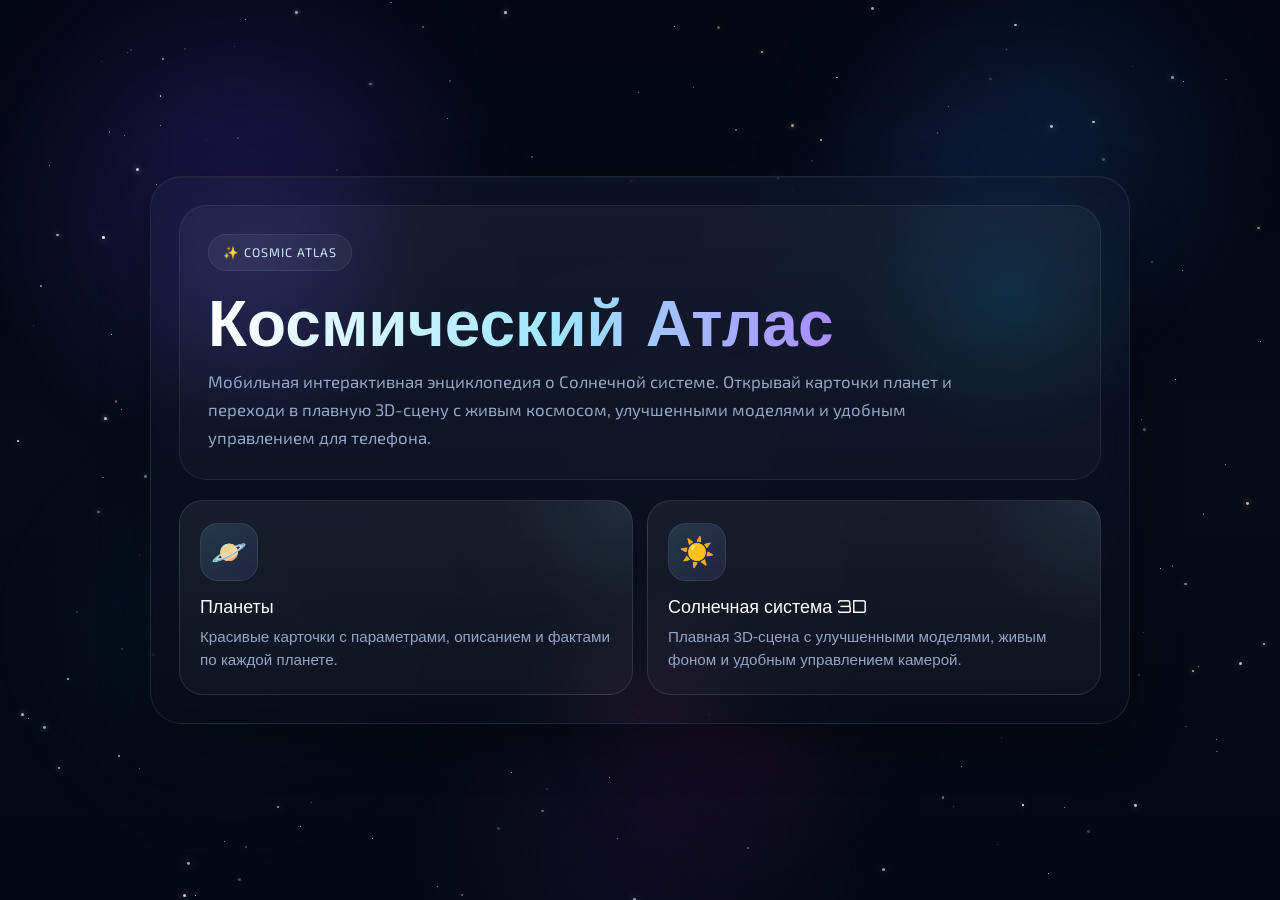
<file: cosmic_atlas_final.html>
<!DOCTYPE html>
<html lang="ru">
<head>
<meta charset="UTF-8" />
<meta name="viewport" content="width=device-width, initial-scale=1.0, viewport-fit=cover" />
<title>Космический Атлас</title>
<link href="https://fonts.googleapis.com/css2?family=Orbitron:wght@400;700;900&family=Exo+2:wght@300;400;500;600;700&display=swap" rel="stylesheet">
<style>
:root{
  --bg:#040814;
  --bg2:#081022;
  --panel:rgba(10,16,36,.72);
  --panel-strong:rgba(8,13,28,.88);
  --stroke:rgba(162,212,255,.12);
  --stroke-2:rgba(255,255,255,.08);
  --text:#eef7ff;
  --muted:#92a6c8;
  --cyan:#77ebff;
  --blue:#6b89ff;
  --violet:#9278ff;
  --pink:#ff70d6;
  --gold:#ffd891;
  --shadow:0 18px 48px rgba(0,0,0,.34);
  --radius:24px;
  --safe-top:env(safe-area-inset-top, 0px);
  --safe-bottom:env(safe-area-inset-bottom, 0px);
}

*{margin:0;padding:0;box-sizing:border-box;}
html,body{width:100%;height:100%;}
body{
  font-family:'Exo 2',sans-serif;
  min-height:100vh;
  color:var(--text);
  overflow-x:hidden;
  background:
    radial-gradient(circle at 18% 18%,rgba(78,42,175,.18),transparent 22%),
    radial-gradient(circle at 82% 16%,rgba(0,166,255,.10),transparent 18%),
    radial-gradient(circle at 50% 95%,rgba(201,75,255,.06),transparent 22%),
    linear-gradient(180deg,#030612 0%,#060b18 50%,#040814 100%);
}
body.solar-lock{overflow:hidden;}

.app-stars,
.app-nebula,
.app-nebula-2,
.app-glow{
  position:fixed;
  inset:0;
  pointer-events:none;
}
.app-stars{z-index:0;overflow:hidden;}
.app-nebula{
  z-index:0;
  background:
    radial-gradient(circle at 20% 25%,rgba(111,76,255,.11),transparent 22%),
    radial-gradient(circle at 70% 30%,rgba(0,170,255,.08),transparent 18%),
    radial-gradient(circle at 58% 78%,rgba(255,75,172,.05),transparent 20%);
  filter:blur(22px);
  animation:nebulaFloat 24s ease-in-out infinite alternate;
}
.app-nebula-2{
  z-index:0;
  background:
    radial-gradient(circle at 78% 18%,rgba(120,70,255,.07),transparent 18%),
    radial-gradient(circle at 18% 70%,rgba(0,214,255,.05),transparent 18%),
    radial-gradient(circle at 54% 46%,rgba(255,180,70,.03),transparent 14%);
  filter:blur(38px);
  animation:nebulaFloat2 30s ease-in-out infinite alternate;
}
.app-glow{
  z-index:0;
  background:radial-gradient(circle at center, rgba(255,255,255,.025), transparent 42%);
  animation:glowPulse 10s ease-in-out infinite;
}
@keyframes nebulaFloat{
  0%{transform:translate3d(0,0,0) scale(1);}
  100%{transform:translate3d(-2%,1.5%,0) scale(1.08);}
}
@keyframes nebulaFloat2{
  0%{transform:translate3d(0,0,0) scale(1);}
  100%{transform:translate3d(2%,-1.5%,0) scale(1.10);}
}
@keyframes glowPulse{
  0%,100%{opacity:.55;}
  50%{opacity:1;}
}
.star{
  position:absolute;
  border-radius:50%;
  background:radial-gradient(circle,#fff 0%,rgba(255,255,255,.78) 45%,rgba(255,255,255,0) 100%);
  animation:twinkle 4s ease-in-out infinite;
}
@keyframes twinkle{
  0%,100%{opacity:.18;transform:scale(.9);}
  50%{opacity:1;transform:scale(1.18);}
}

.glass{
  background:linear-gradient(180deg,rgba(13,21,44,.72),rgba(8,13,25,.72));
  border:1px solid var(--stroke);
  box-shadow:var(--shadow), inset 0 1px 0 rgba(255,255,255,.04);
  backdrop-filter:blur(14px);
  -webkit-backdrop-filter:blur(14px);
}

.main-menu{
  position:relative;
  z-index:2;
  min-height:100vh;
  display:flex;
  align-items:center;
  justify-content:center;
  padding:24px;
}
.menu-shell{
  width:min(980px,100%);
  border-radius:32px;
  padding:28px;
  position:relative;
  overflow:hidden;
}
.menu-shell::before{
  content:'';
  position:absolute;
  inset:0;
  background:
    radial-gradient(circle at 10% 16%,rgba(122,98,255,.16),transparent 18%),
    radial-gradient(circle at 88% 22%,rgba(0,213,255,.10),transparent 16%),
    radial-gradient(circle at 50% 100%,rgba(255,110,208,.06),transparent 20%);
  pointer-events:none;
}
.hero{
  position:relative;
  z-index:1;
  display:grid;
  gap:20px;
}
.hero-head{
  border-radius:28px;
  padding:28px;
  background:linear-gradient(180deg,rgba(255,255,255,.04),rgba(255,255,255,.02));
  border:1px solid rgba(255,255,255,.08);
}
.app-badge{
  display:inline-flex;
  align-items:center;
  gap:10px;
  padding:10px 14px;
  border-radius:999px;
  background:rgba(255,255,255,.05);
  border:1px solid rgba(255,255,255,.08);
  color:#ccecff;
  font-size:.78rem;
  letter-spacing:.08em;
  text-transform:uppercase;
  margin-bottom:18px;
}
.hero-title{
  font-family:'Orbitron',sans-serif;
  font-size:clamp(2rem,5vw,4rem);
  line-height:1.02;
  margin-bottom:14px;
  background:linear-gradient(90deg,#fff,#9fe7ff 40%,#a98cff 72%,#ffd1ef 100%);
  -webkit-background-clip:text;
  -webkit-text-fill-color:transparent;
  background-clip:text;
}
.hero-text{
  color:var(--muted);
  font-size:1.05rem;
  line-height:1.65;
  max-width:760px;
}
.menu-grid{
  display:grid;
  grid-template-columns:1fr 1fr;
  gap:14px;
}
.nav-card{
  position:relative;
  padding:22px 20px;
  border-radius:24px;
  border:1px solid rgba(255,255,255,.10);
  background:
    linear-gradient(180deg,rgba(255,255,255,.06),rgba(255,255,255,.03)),
    radial-gradient(circle at top right,rgba(108,236,255,.08),transparent 26%);
  color:#fff;
  cursor:pointer;
  transition:.32s ease;
  text-align:left;
  overflow:hidden;
}
.nav-card::before{
  content:'';
  position:absolute;
  inset:0;
  background:linear-gradient(120deg,transparent,rgba(255,255,255,.08),transparent);
  transform:translateX(-120%);
  transition:transform .7s ease;
}
.nav-card:hover::before{transform:translateX(120%);}
.nav-card:hover{
  transform:translateY(-5px);
  border-color:rgba(108,236,255,.22);
  box-shadow:0 18px 34px rgba(0,0,0,.28);
}
.nav-icon{
  width:58px;height:58px;border-radius:18px;
  display:flex;align-items:center;justify-content:center;
  font-size:1.8rem;
  background:linear-gradient(135deg,rgba(108,236,255,.14),rgba(138,107,255,.12));
  border:1px solid rgba(255,255,255,.08);
  margin-bottom:14px;
}
.nav-title{
  font-family:'Orbitron',sans-serif;
  font-size:1.12rem;
  margin-bottom:8px;
}
.nav-desc{
  color:var(--muted);
  line-height:1.5;
  font-size:.95rem;
}

.section{
  display:none;
  position:relative;
  z-index:2;
  min-height:100vh;
}
.section.active{display:block;}

.page-wrap{
  width:min(1280px,calc(100% - 28px));
  margin:0 auto;
  padding:18px 0 26px;
}
.page-topbar{
  position:sticky;
  top:12px;
  z-index:20;
  display:flex;
  align-items:center;
  justify-content:space-between;
  gap:12px;
  padding:12px;
  margin-bottom:18px;
  border-radius:24px;
}
.brand-chip{
  display:flex;
  align-items:center;
  gap:12px;
  min-width:0;
}
.brand-mark{
  width:42px;height:42px;border-radius:14px;
  display:flex;align-items:center;justify-content:center;
  background:linear-gradient(135deg,rgba(108,236,255,.18),rgba(138,107,255,.15));
  border:1px solid rgba(255,255,255,.08);
  font-size:1.2rem;
}
.brand-text b{
  display:block;
  font-family:'Orbitron',sans-serif;
  font-size:.95rem;
  white-space:nowrap;
}
.brand-text span{
  display:block;
  font-size:.83rem;
  color:var(--muted);
}
.icon-btn{
  width:46px;height:46px;border-radius:15px;
  border:1px solid rgba(255,255,255,.10);
  background:linear-gradient(180deg,rgba(255,255,255,.09),rgba(255,255,255,.05));
  color:#fff;
  cursor:pointer;
  transition:.25s ease;
}
.icon-btn:hover{
  transform:translateY(-2px);
  background:linear-gradient(180deg,rgba(255,255,255,.14),rgba(255,255,255,.07));
}

.section-title{
  font-family:'Orbitron',sans-serif;
  font-size:clamp(1.5rem,3vw,2.2rem);
  margin-bottom:10px;
}
.section-subtitle{
  color:var(--muted);
  line-height:1.6;
  margin-bottom:22px;
  max-width:760px;
}

.planets-container{
  display:grid;
  grid-template-columns:repeat(auto-fit,minmax(270px,1fr));
  gap:16px;
}
.planet-card{
  position:relative;
  padding:18px;
  border-radius:24px;
  overflow:hidden;
  cursor:pointer;
  transition:.32s ease;
}
.planet-card::before{
  content:'';
  position:absolute; inset:0;
  background:
    radial-gradient(circle at top right,rgba(108,236,255,.08),transparent 26%),
    radial-gradient(circle at bottom left,rgba(138,107,255,.08),transparent 20%);
  pointer-events:none;
}
.planet-card:hover{
  transform:translateY(-6px);
  border-color:rgba(108,236,255,.18);
  box-shadow:0 24px 40px rgba(0,0,0,.28);
}
.planet-visual{
  width:128px; height:128px; margin:0 auto 16px; border-radius:50%; position:relative;
  box-shadow: inset -24px -24px 40px rgba(0,0,0,.7), inset 8px 8px 16px rgba(255,255,255,.25), 0 0 28px rgba(255,255,255,.05);
  overflow: visible;
}
.mercury {background: radial-gradient(circle at 35% 35%, #e1e4e8 0%, #a2a7b0 35%, #585e68 70%, #2a2e35 100%);}
.venus {background: radial-gradient(circle at 35% 35%, #ffebad 0%, #e8aa4c 40%, #a46d24 75%, #59390f 100%);}
.earth {background: radial-gradient(circle at 35% 35%, #88d7ff 0%, #358be8 35%, #145094 70%, #062145 100%);}
.mars {background: radial-gradient(circle at 35% 35%, #ffa685 0%, #d85736 35%, #8c2a17 70%, #3d0d08 100%);}
.jupiter {background: linear-gradient(160deg, #e6c59a 0%, #d2a16b 20%, #f0d0a7 36%, #b87c48 52%, #e3ba88 70%, #684830 100%);}
.saturn {background: radial-gradient(circle at 35% 35%, #fceac2 0%, #dbba78 40%, #a68444 75%, #5e471d 100%);}
.uranus {background: radial-gradient(circle at 35% 35%, #e6fcff 0%, #90e0f0 40%, #368d9e 75%, #154552 100%);}
.neptune {background: radial-gradient(circle at 35% 35%, #aebfff 0%, #5678f5 40%, #1c369e 75%, #08154f 100%);}

.jupiter::after{
  content:'';
  position:absolute;width:36px;height:22px;border-radius:50%;
  background:rgba(136,69,43,.7);left:28%;top:44%;
  box-shadow:0 0 10px rgba(136,69,43,.45);
}
.saturn::before{
  content:''; position:absolute; left:50%; top:50%;
  transform:translate(-50%,-50%) rotateX(72deg);
  width: 210px; height: 65px; border-radius: 50%;
  border: 14px solid rgba(243,216,147,.45);
  border-top-color: rgba(243,216,147,.15);
  box-shadow: 0 0 24px rgba(243,216,147,.25), inset 0 0 12px rgba(243,216,147,.2);
}
.planet-name{
  font-family:'Orbitron',sans-serif;
  font-size:1.28rem;
  text-align:center;
  margin-bottom:6px;
}
.planet-tagline{
  text-align:center;
  color:var(--muted);
  font-size:.92rem;
  margin-bottom:14px;
}
.planet-stats{
  display:grid;
  grid-template-columns:1fr 1fr;
  gap:10px;
}
.stat{
  border-radius:16px;
  padding:12px;
  background:rgba(255,255,255,.04);
  border:1px solid rgba(255,255,255,.05);
  text-align:center;
}
.stat-label{
  font-size:.66rem;
  text-transform:uppercase;
  letter-spacing:.08em;
  color:#7183a5;
  margin-bottom:4px;
}
.stat-value{
  color:#dff8ff;
  font-weight:600;
  font-size:.9rem;
}

.modal{
  display:none;
  position:fixed;
  inset:0;
  z-index:1000;
  padding:18px;
  background:rgba(1,4,12,.84);
  backdrop-filter:blur(10px);
}
.modal.open{display:flex;align-items:center;justify-content:center;}
.modal-content{
  width:min(760px,100%);
  max-height:90vh;
  overflow:auto;
  padding:26px;
  border-radius:28px;
  position:relative;
}
.modal-close{
  position:absolute;
  right:14px; top:14px;
  width:44px;height:44px;border-radius:14px;
  display:flex;align-items:center;justify-content:center;
  border:1px solid rgba(255,255,255,.10);
  background:rgba(255,255,255,.04);
  color:#fff;cursor:pointer;
}
.modal-head{
  display:grid;
  grid-template-columns:180px 1fr;
  gap:18px;
  align-items:center;
}
.modal-planet-visual{
  width:180px;height:180px;border-radius:50%;
  box-shadow:inset -24px -24px 40px rgba(0,0,0,.7), inset 8px 8px 16px rgba(255,255,255,.25), 0 0 28px rgba(255,255,255,.05);
  margin:auto;
}
.modal-name{
  font-family:'Orbitron',sans-serif;
  font-size:2rem;
  margin-bottom:6px;
}
.modal-subtitle{
  color:var(--muted);
  margin-bottom:18px;
  line-height:1.5;
}
.modal-stats-grid{
  display:grid;
  grid-template-columns:repeat(3,1fr);
  gap:10px;
  margin-top:20px;
}
.modal-stat{
  border-radius:16px;
  padding:14px;
  background:rgba(255,255,255,.04);
  border:1px solid rgba(255,255,255,.06);
  text-align:center;
}
.modal-stat-val{
  color:#dff8ff;
  font-weight:700;
  font-size:1.06rem;
}
.modal-stat-lbl{
  color:#7f90af;
  font-size:.72rem;
  text-transform:uppercase;
  margin-top:6px;
}
.facts-title{
  font-family:'Orbitron',sans-serif;
  font-size:1rem;
  color:var(--cyan);
  margin:22px 0 12px;
}
.facts-list{
  list-style:none;
  display:grid;
  gap:10px;
}
.facts-list li{
  padding:14px 14px 14px 16px;
  border-radius:16px;
  background:rgba(255,255,255,.04);
  border:1px solid rgba(255,255,255,.05);
  border-left:3px solid rgba(108,236,255,.5);
  color:#d7e6ff;
  line-height:1.55;
}

.solar-section{
  padding:8px 0;
}
.solar-stage{
  position:relative;
  width:min(1280px,calc(100% - 16px));
  margin:0 auto;
  height:calc(100svh - 16px);
  border-radius:28px;
  overflow:hidden;
  border:1px solid rgba(255,255,255,.08);
  box-shadow:0 24px 60px rgba(0,0,0,.36);
  background:radial-gradient(circle at center,#0b1427 0%,#040914 70%,#02050c 100%);
}
#solarCanvas{
  width:100%;
  height:100%;
  display:block;
  cursor:grab;
  touch-action:none;
}
#solarCanvas:active{cursor:grabbing;}

.solar-overlay{
  position:absolute;
  inset:0;
  pointer-events:none;
}
.solar-overlay > *{pointer-events:auto;}

.solar-back-btn{
  position:absolute;
  left:16px;
  top:calc(16px + var(--safe-top));
  z-index:24;
}
.clean-screen-btn{
  position:absolute;
  right:16px;
  top:calc(16px + var(--safe-top));
  z-index:25;
}
.clean-screen-btn,
.solar-back-btn{
  height:48px;
  padding:0 16px;
  border:none;
  border-radius:16px;
  color:#fff;
  cursor:pointer;
  background:
    linear-gradient(180deg,rgba(255,255,255,.10),rgba(255,255,255,.05)),
    radial-gradient(circle at top right,rgba(108,236,255,.08),transparent 30%);
  border:1px solid rgba(255,255,255,.10);
  box-shadow:0 12px 28px rgba(0,0,0,.24);
  transition:.25s ease;
}
.clean-screen-btn:hover,
.solar-back-btn:hover{transform:translateY(-2px);}

.solar-title-chip{
  position:absolute;
  left:50%;
  top:calc(16px + var(--safe-top));
  transform:translateX(-50%);
  z-index:24;
  padding:12px 16px;
  border-radius:18px;
  min-width:min(90vw,430px);
  text-align:center;
}
.solar-title-chip b{
  display:block;
  font-family:'Orbitron',sans-serif;
  font-size:.95rem;
  margin-bottom:4px;
}
.solar-title-chip span{
  display:block;
  color:var(--muted);
  font-size:.83rem;
}

.solar-info{
  position:absolute;
  left:50%;
  bottom:108px;
  transform:translateX(-50%);
  z-index:24;
  min-width:min(92vw,400px);
  max-width:min(92vw,520px);
  border-radius:22px;
  padding:14px 16px;
  text-align:center;
}
.solar-info b{
  display:block;
  font-family:'Orbitron',sans-serif;
  margin-bottom:6px;
  color:#c8f5ff;
}
.solar-info span{
  color:#d5e9ff;
  font-size:.92rem;
  line-height:1.5;
}
.solar-info small{
  display:block;
  color:#8aa0c4;
  margin-top:8px;
  line-height:1.45;
}

.controls-dock{
  position:absolute;
  left:50%;
  bottom:calc(16px + var(--safe-bottom));
  transform:translateX(-50%);
  z-index:24;
  width:min(760px,calc(100% - 22px));
  padding:10px;
  border-radius:24px;
  display:grid;
  grid-template-columns:repeat(5,minmax(0,1fr));
  gap:10px;
}
.control-btn{
  min-height:58px;
  border:none;
  border-radius:18px;
  color:#eff9ff;
  cursor:pointer;
  font-family:'Exo 2',sans-serif;
  font-weight:700;
  font-size:1rem;
  line-height:1.1;
  display:flex;
  align-items:center;
  justify-content:center;
  gap:8px;
  background:
    linear-gradient(180deg,rgba(255,255,255,.08),rgba(255,255,255,.04)),
    radial-gradient(circle at top right,rgba(108,236,255,.06),transparent 30%);
  border:1px solid rgba(255,255,255,.10);
  transition:.25s ease;
}
.control-btn:hover{
  transform:translateY(-2px);
  border-color:rgba(108,236,255,.20);
  background:
    linear-gradient(180deg,rgba(255,255,255,.12),rgba(255,255,255,.06)),
    radial-gradient(circle at top right,rgba(108,236,255,.10),transparent 30%);
}
.control-btn .icon{
  font-size:1.15rem;
}
.control-btn .label{
  font-size:.98rem;
  white-space:nowrap;
}
.solar-ui-hideable{
  transition:opacity .25s ease, transform .25s ease;
}
.solar-section.ui-minimal .solar-ui-hideable{
  opacity:0;
  transform:translateY(10px) scale(.98);
  pointer-events:none;
}

@media (max-width:980px){
  .modal-head{grid-template-columns:1fr;}
  .modal-stats-grid{grid-template-columns:1fr 1fr;}
}
@media (max-width:760px){
  .main-menu{padding:12px;}
  .menu-shell{padding:16px;border-radius:24px;}
  .hero-head{padding:20px;border-radius:22px;}
  .menu-grid{grid-template-columns:1fr;}
  .page-wrap{width:min(calc(100% - 12px),1280px);}
  .page-topbar{top:8px;}
  .solar-stage{
    width:calc(100% - 10px);
    height:calc(100svh - 10px);
    border-radius:22px;
  }
  .solar-title-chip{
    display:none;
  }
  .solar-info{
    left:10px;
    right:10px;
    transform:none;
    min-width:0;
    max-width:none;
    bottom:146px;
    padding:13px 14px;
  }
  .clean-screen-btn,
  .solar-back-btn{
    top:calc(10px + var(--safe-top));
    height:46px;
    border-radius:15px;
  }
  .clean-screen-btn{
    right:10px;
    padding:0 14px;
    font-size:.92rem;
  }
  .solar-back-btn{
    left:10px;
    min-width:46px;
    padding:0 14px;
  }
  .planets-container {
    grid-template-columns: repeat(auto-fit, minmax(150px, 1fr)); 
    gap: 12px;
  }
  .planet-visual { width: 96px; height: 96px; margin-bottom: 12px; }
  .planet-name { font-size: 1.1rem; }
  .planet-stats { display: flex; flex-direction: column; gap: 6px; }
  .stat { padding: 8px; display: flex; justify-content: space-between; align-items: center; }
  .stat-label { margin-bottom: 0; font-size: 0.6rem; }
  .stat-value { font-size: 0.8rem; }
  .modal-head { grid-template-columns: 1fr; text-align: center; }
  .modal-planet-visual { width: 140px; height: 140px; margin-bottom: 16px; }
  .modal-content { padding: 20px 16px; }
}
@media (max-width:540px){
  .modal-stats-grid{grid-template-columns:1fr;}
  .planet-stats{grid-template-columns:1fr 1fr;}
  .brand-text span{display:none;}
  .hero-title { font-size: 2.2rem; }
  .controls-dock{
    width:calc(100% - 12px);
    grid-template-columns:repeat(2,minmax(0,1fr));
    gap:6px;
    padding:6px;
    bottom:calc(10px + var(--safe-bottom));
  }
  .control-btn.reset{
    grid-column:1 / -1;
  }
  .control-btn { min-height: 48px; border-radius: 12px; font-size:.96rem; }
  .control-btn .icon { font-size: 1rem; }
  .control-btn .label{font-size:.92rem;}
  .solar-info { padding: 10px 12px; bottom: 130px; }
  .solar-info span { font-size: 0.85rem; }
}
</style>
</head>
<body>

<div class="app-stars" id="appStars"></div>
<div class="app-nebula"></div>
<div class="app-nebula-2"></div>
<div class="app-glow"></div>

<div class="main-menu" id="mainMenu">
  <div class="menu-shell glass">
    <div class="hero">
      <div class="hero-head">
        <div class="app-badge">✨ COSMIC ATLAS</div>
        <h1 class="hero-title">Космический Атлас</h1>
        <p class="hero-text">
          Мобильная интерактивная энциклопедия о Солнечной системе.
          Открывай карточки планет и переходи в плавную 3D-сцену с живым космосом,
          улучшенными моделями и удобным управлением для телефона.
        </p>
      </div>

      <div class="menu-grid">
        <button class="nav-card" onclick="showSection('planets')">
          <div class="nav-icon">🪐</div>
          <div class="nav-title">Планеты</div>
          <div class="nav-desc">Красивые карточки с параметрами, описанием и фактами по каждой планете.</div>
        </button>

        <button class="nav-card" onclick="showSection('solar')">
          <div class="nav-icon">☀️</div>
          <div class="nav-title">Солнечная система 3D</div>
          <div class="nav-desc">Плавная 3D-сцена с улучшенными моделями, живым фоном и удобным управлением камерой.</div>
        </button>
      </div>
    </div>
  </div>
</div>

<section class="section" id="planets">
  <div class="page-wrap">
    <div class="page-topbar glass">
      <div class="brand-chip">
        <div class="brand-mark">🪐</div>
        <div class="brand-text">
          <b>Планеты Солнечной системы</b>
          <span>Красивые карточки и факты</span>
        </div>
      </div>
      <button class="icon-btn" onclick="goBack()" title="Назад">←</button>
    </div>

    <h2 class="section-title">Планеты</h2>
    <p class="section-subtitle">
      Нажми на любую планету, чтобы открыть расширенную карточку с её основными параметрами и интересными фактами.
    </p>

    <div class="planets-container" id="planetsGrid"></div>
  </div>
</section>

<section class="section solar-section" id="solar">
  <div class="solar-stage glass">
    <canvas id="solarCanvas"></canvas>

    <div class="solar-overlay">
      <button class="solar-back-btn solar-ui-hideable" onclick="goBack()" title="Назад">←</button>

      <div class="solar-title-chip glass solar-ui-hideable">
        <b>Солнечная система 3D</b>
        <span>Перетаскивай сцену, приближай и меняй угол обзора</span>
      </div>

      <button class="clean-screen-btn" id="cleanScreenBtn" onclick="toggleCleanScreen()">🫥 Чистый экран</button>

      <div class="solar-info glass solar-ui-hideable" id="solarInfo">
        <b>Наведи или тапни на планету</b>
        <span>Потяни сцену пальцем, чтобы смещать камеру. Щипок меняет масштаб.</span>
        <small>Кнопки внизу управляют масштабом и углом обзора.</small>
      </div>

      <div class="controls-dock glass solar-ui-hideable">
        <button class="control-btn" onclick="adjustZoom(-0.18)">
          <span class="icon">➖</span>
          <span class="label">Масштаб</span>
        </button>
        <button class="control-btn" onclick="adjustZoom(0.18)">
          <span class="icon">➕</span>
          <span class="label">Масштаб</span>
        </button>
        <button class="control-btn" onclick="adjustTilt(-0.08)">
          <span class="icon">⬇️</span>
          <span class="label">Угол</span>
        </button>
        <button class="control-btn" onclick="adjustTilt(0.08)">
          <span class="icon">⬆️</span>
          <span class="label">Угол</span>
        </button>
        <button class="control-btn reset" onclick="resetCamera()">
          <span class="icon">🔄</span>
          <span class="label">Сброс вида</span>
        </button>
      </div>
    </div>
  </div>
</section>

<div class="modal" id="modal">
  <div class="modal-content glass">
    <button class="modal-close" onclick="closeModal()">✕</button>
    <div class="modal-head">
      <div class="modal-planet-visual" id="modalVisual"></div>
      <div>
        <h2 class="modal-name" id="modalName"></h2>
        <p class="modal-subtitle" id="modalSubtitle"></p>
      </div>
    </div>

    <div class="modal-stats-grid" id="modalStats"></div>

    <div class="facts-title">🔭 Интересные факты</div>
    <ul class="facts-list" id="modalFacts"></ul>
  </div>
</div>

<script>
const PLANETS = [
  {
    id:'mercury', name:'Меркурий', cssClass:'mercury',
    tagline:'Самая маленькая планета',
    stats:{distance:'57.9 млн км', period:'88 суток', moons:'0', diameter:'4 879 км', temp:'-173 / +427°C', mass:'3.3×10²³ кг'},
    facts:[
      'Меркурий — ближайшая к Солнцу планета, но не самая горячая.',
      'Почти не имеет плотной атмосферы, поэтому температура там резко меняется.',
      'Его поверхность покрыта множеством кратеров, как у Луны.',
      'Железное ядро у Меркурия занимает очень большую часть его объёма.',
      'Год на Меркурии проходит всего за 88 земных суток.'
    ]
  },
  {
    id:'venus', name:'Венера', cssClass:'venus',
    tagline:'Самая горячая планета',
    stats:{distance:'108.2 млн км', period:'225 суток', moons:'0', diameter:'12 104 км', temp:'+464°C', mass:'4.87×10²⁴ кг'},
    facts:[
      'Венера — самая горячая планета Солнечной системы из-за мощного парникового эффекта.',
      'Её плотная атмосфера состоит в основном из углекислого газа.',
      'На Венере Солнце восходит на западе, потому что она вращается в обратную сторону.',
      'День на Венере длиннее её года.',
      'По размеру Венера очень близка к Земле.'
    ]
  },
  {
    id:'earth', name:'Земля', cssClass:'earth',
    tagline:'Наш дом',
    stats:{distance:'149.6 млн км', period:'365 суток', moons:'1', diameter:'12 742 км', temp:'-89 / +58°C', mass:'5.97×10²⁴ кг'},
    facts:[
      'Земля — единственная известная нам планета, где существует жизнь.',
      'Около 71% её поверхности покрыто водой.',
      'Атмосфера и магнитное поле защищают планету от солнечного ветра.',
      'Луна помогает стабилизировать наклон земной оси.',
      'На Земле есть вода сразу в трёх состояниях: жидком, твёрдом и газообразном.'
    ]
  },
  {
    id:'mars', name:'Марс', cssClass:'mars',
    tagline:'Красная планета',
    stats:{distance:'227.9 млн км', period:'687 суток', moons:'2', diameter:'6 779 км', temp:'-125 / +20°C', mass:'6.39×10²³ кг'},
    facts:[
      'Красный оттенок Марса связан с оксидом железа на поверхности.',
      'На Марсе находится Олимп — крупнейший вулкан Солнечной системы.',
      'У планеты есть два маленьких спутника: Фобос и Деймос.',
      'День на Марсе длится примерно 24 часа 37 минут.',
      'На Марсе найдены признаки древних русел и следов прошлой воды.'
    ]
  },
  {
    id:'jupiter', name:'Юпитер', cssClass:'jupiter',
    tagline:'Самая большая планета',
    stats:{distance:'778.5 млн км', period:'11.9 лет', moons:'95', diameter:'139 820 км', temp:'-110°C', mass:'1.9×10²⁷ кг'},
    facts:[
      'Юпитер — крупнейшая планета Солнечной системы.',
      'Его Большое красное пятно — это гигантский шторм.',
      'Юпитер состоит в основном из водорода и гелия.',
      'У него очень мощное магнитное поле.',
      'Юпитер помогает притягивать и отклонять часть астероидов и комет.'
    ]
  },
  {
    id:'saturn', name:'Сатурн', cssClass:'saturn',
    tagline:'Планета с кольцами',
    stats:{distance:'1.43 млрд км', period:'29.5 лет', moons:'146', diameter:'116 460 км', temp:'-140°C', mass:'5.68×10²⁶ кг'},
    facts:[
      'Сатурн известен своими огромными и очень красивыми кольцами.',
      'Кольца состоят в основном из льда, пыли и каменных частиц.',
      'Сатурн очень малоплотный — теоретически он мог бы плавать в воде.',
      'У него огромное количество спутников, включая Титан.',
      'На Сатурне дуют очень быстрые ветры.'
    ]
  },
  {
    id:'uranus', name:'Уран', cssClass:'uranus',
    tagline:'Ледяной гигант',
    stats:{distance:'2.87 млрд км', period:'84 года', moons:'27', diameter:'50 724 км', temp:'-195°C', mass:'8.68×10²⁵ кг'},
    facts:[
      'Уран вращается почти лежа на боку.',
      'Из-за сильного наклона оси сезоны там длятся очень долго.',
      'Он относится к ледяным гигантам.',
      'У Урана есть тонкие кольца.',
      'Это первая планета, открытая при помощи телескопа.'
    ]
  },
  {
    id:'neptune', name:'Нептун', cssClass:'neptune',
    tagline:'Самая дальняя планета',
    stats:{distance:'4.5 млрд км', period:'165 лет', moons:'16', diameter:'49 244 км', temp:'-200°C', mass:'1.02×10²⁶ кг'},
    facts:[
      'Нептун — самая дальняя планета от Солнца.',
      'На нём наблюдаются одни из самых сильных ветров в Солнечной системе.',
      'Он был сначала вычислен математически, а уже потом найден в телескоп.',
      'Крупнейший спутник Нептуна — Тритон.',
      'В атмосфере Нептуна происходят гигантские штормы.'
    ]
  }
];

const SOLAR_DATA = [
  {id:'mercury', name:'Меркурий', r:4.7, dist:72,  period:8,  rotation:.55, info:'Ближайшая к Солнцу каменистая планета с древней кратерированной поверхностью.'},
  {id:'venus',   name:'Венера',   r:8.7, dist:115, period:12, rotation:.18, info:'Покрыта плотными слоями облаков и раскалённой атмосферой из CO₂.'},
  {id:'earth',   name:'Земля',    r:10.1, dist:162, period:16, rotation:.75, info:'Голубая планета с океанами, континентами, облаками и тонким атмосферным свечением.'},
  {id:'mars',    name:'Марс',     r:6.6, dist:212, period:20, rotation:.48, info:'Пустынная красная планета с полярными шапками и контрастными тёмными регионами.'},
  {id:'jupiter', name:'Юпитер',   r:24,  dist:300, period:30, rotation:1.1, info:'Газовый гигант с мощными облачными поясами и знаменитым Большим красным пятном.'},
  {id:'saturn',  name:'Сатурн',   r:19.6,dist:395, period:40, rotation:.92, info:'Бледно-золотой газовый гигант с крупной системой тонких ледяных колец.', rings:true},
  {id:'uranus',  name:'Уран',     r:13.8,dist:488, period:50, rotation:.58, info:'Ледяной гигант с мягким циановым оттенком и едва заметными атмосферными полосами.'},
  {id:'neptune', name:'Нептун',   r:13.0,dist:575, period:60, rotation:.64, info:'Глубоко-синяя планета с яркими облаками и тёмными штормовыми системами.'}
];

const MOON_DATA = [
  {host:'earth', orbit:2.25, size:.28, speed:2.2, color:'#d4dbe6'},
  {host:'mars', orbit:1.65, size:.12, speed:3.6, color:'#b6a48d'},
  {host:'mars', orbit:2.02, size:.10, speed:2.8, color:'#8a7d70'},
  {host:'jupiter', orbit:1.82, size:.16, speed:1.3, color:'#ddd5c4'},
  {host:'jupiter', orbit:2.14, size:.22, speed:1.0, color:'#cbbd9f'}
];

const TAU = Math.PI * 2;
const clamp = (v,min,max)=>Math.max(min,Math.min(max,v));
const rand = (min,max)=>Math.random()*(max-min)+min;

let activeSolar = false;
let cleanScreen = false;

let camZoom = 1;
let targetZoom = 1;
let camTilt = .56;
let targetTilt = .56;

let panX = 0;
let panY = 0;
let targetPanX = 0;
let targetPanY = 0;

let isDragging = false;
let dragStartX = 0;
let dragStartY = 0;
let lastPinchDist = 0;

let solarAngles = SOLAR_DATA.map((_,i)=>i*Math.PI/4);

let planetTextures = {};
let textureKey = null;
let qualityProfile = null;

const spriteCache = { stars: {}, clouds: {} };

function initSprites() {
  const starColors = ['255,255,255','214,229,255','255,222,178','190,215,255'];
  starColors.forEach(color => {
    const c = document.createElement('canvas');
    c.width = 64; c.height = 64;
    const ctx = c.getContext('2d');
    const g = ctx.createRadialGradient(32, 32, 0, 32, 32, 32);
    g.addColorStop(0, `rgba(${color},1)`);
    g.addColorStop(.45, `rgba(${color},.18)`);
    g.addColorStop(1, 'rgba(0,0,0,0)');
    ctx.fillStyle = g;
    ctx.beginPath(); ctx.arc(32, 32, 32, 0, Math.PI*2); ctx.fill();
    spriteCache.stars[color] = c;
  });

  const cloudColors = ['99,74,220', '0,182,255', '255,86,186', '255,181,90'];
  cloudColors.forEach(color => {
    const c = document.createElement('canvas');
    c.width = 256; c.height = 256;
    const ctx = c.getContext('2d');
    const g = ctx.createRadialGradient(128, 128, 0, 128, 128, 128);
    g.addColorStop(0, `rgba(${color}, 0.09)`);
    g.addColorStop(.55, 'rgba(255,255,255, 0.015)');
    g.addColorStop(1, 'rgba(0,0,0,0)');
    ctx.fillStyle = g;
    ctx.beginPath(); ctx.arc(128, 128, 128, 0, Math.PI*2); ctx.fill();
    spriteCache.clouds[color] = c;
  });
}

(function generateAppStars(){
  const c = document.getElementById('appStars');
  const colors = ['#ffffff','#d7e8ff','#ffd7a8','#aed3ff','#f0f7ff'];
  for(let i=0;i<240;i++){
    const s=document.createElement('div');
    s.className='star';
    const size=Math.random()*2.8+.4;
    const blur=Math.random()*4;
    const opacity=.18+Math.random()*.8;
    const color=colors[(Math.random()*colors.length)|0];
    s.style.cssText=`
      width:${size}px;height:${size}px;
      top:${Math.random()*100}%;
      left:${Math.random()*100}%;
      opacity:${opacity};
      animation-delay:${Math.random()*4}s;
      animation-duration:${2+Math.random()*5}s;
      filter:blur(${blur<1?0:blur/5}px);
      background:${color};
      box-shadow:0 0 ${4+Math.random()*10}px ${color};
    `;
    c.appendChild(s);
  }
})();

function getQualityProfile(){
  const mobile = window.innerWidth <= 820;
  return mobile
    ? { mobile:true, dprCap:1.65, texW:1800, texH:900, farStars:820, twinkle:36, near:20, dust:12, asteroid:130, clouds:4 }
    : { mobile:false, dprCap:2.0, texW:2400, texH:1200, farStars:1400, twinkle:70, near:40, dust:20, asteroid:190, clouds:6 };
}

function showSection(id){
  document.getElementById('mainMenu').style.display='none';
  document.querySelectorAll('.section').forEach(s=>s.classList.remove('active'));
  document.getElementById(id).classList.add('active');
  document.body.classList.toggle('solar-lock', id === 'solar');
  if(id === 'solar' && !activeSolar){
    activeSolar = true;
    initSolar();
  }
}

function goBack(){
  document.querySelectorAll('.section').forEach(s=>s.classList.remove('active'));
  document.getElementById('mainMenu').style.display='flex';
  document.body.classList.remove('solar-lock');
}

function adjustZoom(delta){
  targetZoom = clamp(targetZoom + delta, .45, 4.2);
}

function adjustTilt(delta){
  targetTilt = clamp(targetTilt + delta, .18, .95);
}

function resetCamera(){
  targetZoom = 1;
  targetTilt = .56;
  targetPanX = 0;
  targetPanY = 0;
}

function toggleCleanScreen(){
  cleanScreen = !cleanScreen;
  const solar = document.getElementById('solar');
  const btn = document.getElementById('cleanScreenBtn');
  solar.classList.toggle('ui-minimal', cleanScreen);
  btn.textContent = cleanScreen ? '👁 Вернуть UI' : '🫥 Чистый экран';
}

(function buildCards(){
  const grid = document.getElementById('planetsGrid');
  PLANETS.forEach(p=>{
    const card=document.createElement('div');
    card.className='planet-card glass';
    card.onclick=()=>openModal(p);

    const statsHTML = Object.entries({
      'Расстояние':p.stats.distance,
      'Год':p.stats.period,
      'Спутники':p.stats.moons,
      'Диаметр':p.stats.diameter
    }).map(([l,v])=>`
      <div class="stat">
        <div class="stat-label">${l}</div>
        <div class="stat-value">${v}</div>
      </div>
    `).join('');

    card.innerHTML=`
      <div class="planet-visual ${p.cssClass}"></div>
      <div class="planet-name">${p.name}</div>
      <div class="planet-tagline">${p.tagline}</div>
      <div class="planet-stats">${statsHTML}</div>
    `;
    grid.appendChild(card);
  });
})();

function openModal(p){
  document.getElementById('modalVisual').className='modal-planet-visual '+p.cssClass;
  document.getElementById('modalName').textContent=p.name;
  document.getElementById('modalSubtitle').textContent=p.tagline;

  const statKeys={
    distance:'Расстояние от Солнца',
    period:'Период обращения',
    moons:'Спутники',
    diameter:'Диаметр',
    temp:'Температура',
    mass:'Масса'
  };

  document.getElementById('modalStats').innerHTML = Object.entries(p.stats)
    .map(([k,v])=>`
      <div class="modal-stat">
        <div class="modal-stat-val">${v}</div>
        <div class="modal-stat-lbl">${statKeys[k] || k}</div>
      </div>
    `).join('');

  document.getElementById('modalFacts').innerHTML = p.facts.map(f=>`<li>${f}</li>`).join('');
  document.getElementById('modal').classList.add('open');
}

function closeModal(){ document.getElementById('modal').classList.remove('open'); }
document.getElementById('modal').addEventListener('click', e => {
  if(e.target === e.currentTarget) closeModal();
});

function createTextureCanvas(w,h){
  const c = document.createElement('canvas');
  c.width = w;
  c.height = h;
  return c;
}

function bandGradient(ctx,w,h,stops){
  const g=ctx.createLinearGradient(0,0,0,h);
  stops.forEach(([p,c])=>g.addColorStop(p,c));
  ctx.fillStyle=g;
  ctx.fillRect(0,0,w,h);
}

function seededNoise(x, y, seed = 0){
  return (Math.sin(x * 12.9898 + y * 78.233 + seed * 37.719) * 43758.5453123) % 1;
}

function layeredNoise(x, y, seed = 0){
  let amp = 1;
  let freq = 1;
  let sum = 0;
  let norm = 0;
  for(let i=0;i<5;i++){
    const n = seededNoise(x * freq, y * freq, seed + i * 11.13);
    sum += amp * n;
    norm += amp;
    amp *= 0.5;
    freq *= 2.03;
  }
  return sum / norm;
}

function fillTextureWithNoise(ctx, w, h, palette, seed, scaleX = 1, scaleY = 1, alpha = 1){
  const img = ctx.createImageData(w,h);
  const data = img.data;
  for(let y=0;y<h;y++){
    for(let x=0;x<w;x++){
      const nx = (x / w) * scaleX;
      const ny = (y / h) * scaleY;
      const n = layeredNoise(nx, ny, seed);
      const idx = Math.min(palette.length - 1, Math.floor(n * palette.length));
      const c = palette[idx];
      const i = (y * w + x) * 4;
      data[i] = c[0];
      data[i+1] = c[1];
      data[i+2] = c[2];
      data[i+3] = Math.round(255 * alpha);
    }
  }
  ctx.putImageData(img, 0, 0);
}

function overlayNoiseTint(ctx,w,h,color,alpha,seed,scaleX=8,scaleY=4){
  ctx.save();
  const img = ctx.createImageData(w,h);
  const data = img.data;
  const rgb = color.match(/\d+/g).map(Number);
  for(let y=0;y<h;y++){
    for(let x=0;x<w;x++){
      const n = layeredNoise((x/w)*scaleX,(y/h)*scaleY,seed);
      const v = Math.max(0, Math.min(1, (n - .34) / .66));
      const a = Math.round(v * alpha * 255);
      const i = (y * w + x) * 4;
      data[i] = rgb[0];
      data[i+1] = rgb[1];
      data[i+2] = rgb[2];
      data[i+3] = a;
    }
  }
  ctx.putImageData(img,0,0);
  ctx.restore();
}

function addNoiseDots(ctx,w,h,count,colorFn,alpha=.22,minR=.6,maxR=3.4){
  for(let i=0;i<count;i++){
    const x=Math.random()*w;
    const y=Math.random()*h;
    const r=rand(minR,maxR);
    ctx.fillStyle=colorFn(i, x, y);
    ctx.globalAlpha=alpha*(.5+Math.random()*.7);
    ctx.beginPath();
    ctx.arc(x,y,r,0,TAU);
    ctx.fill();
  }
  ctx.globalAlpha=1;
}

function addCraterField(ctx,w,h,count,baseDark='rgba(40,40,48,.30)',rim='rgba(255,255,255,.08)', minR=8, maxR=42){
  for(let i=0;i<count;i++){
    const x = Math.random()*w;
    const y = Math.random()*h;
    const r = rand(minR,maxR);
    const g = ctx.createRadialGradient(x-r*.24,y-r*.24,0,x,y,r);
    g.addColorStop(0,'rgba(255,255,255,.10)');
    g.addColorStop(.32,baseDark);
    g.addColorStop(.82,'rgba(0,0,0,.12)');
    g.addColorStop(1,'rgba(0,0,0,0)');
    ctx.fillStyle = g;
    ctx.beginPath();
    ctx.arc(x,y,r,0,TAU);
    ctx.fill();

    ctx.strokeStyle = rim;
    ctx.lineWidth = rand(1,2.4);
    ctx.beginPath();
    ctx.arc(x-r*.08,y-r*.08,r*.72,0,TAU);
    ctx.stroke();
  }
}

function drawSoftBands(ctx,w,h,bands,amplitude=12,thickness=34){
  for(let i=0;i<bands.length;i++){
    ctx.fillStyle = bands[i];
    const y0 = (i/(bands.length-1))*h;
    ctx.beginPath();
    ctx.moveTo(0,y0);
    for(let x=0;x<=w+8;x+=8){
      const y = y0 + Math.sin((x*.01) + i*1.4)*amplitude + Math.sin((x*.003)+i)*amplitude*.4;
      ctx.lineTo(x,y);
    }
    for(let x=w;x>=-8;x-=8){
      const y = y0 + thickness + Math.sin((x*.01) + i*1.4)*amplitude + Math.sin((x*.003)+i)*amplitude*.4;
      ctx.lineTo(x,y);
    }
    ctx.closePath();
    ctx.fill();
  }
}

function drawCloudStreaks(ctx,w,h,count,color='rgba(255,255,255,.15)'){
  for(let i=0;i<count;i++){
    const x = Math.random()*w;
    const y = Math.random()*h;
    const rw = rand(80,260);
    const rh = rand(16,48);
    const rot = rand(-.35,.35);

    ctx.save();
    ctx.translate(x,y);
    ctx.rotate(rot);
    const g = ctx.createRadialGradient(0,0,0,0,0,rw*.7);
    g.addColorStop(0,color);
    g.addColorStop(1,'rgba(255,255,255,0)');
    ctx.fillStyle = g;
    ctx.beginPath();
    ctx.ellipse(0,0,rw,rh,0,0,TAU);
    ctx.fill();
    ctx.restore();
  }
}

function drawCurvedBands(ctx,w,h,rows,bandHeight,amp,colorFn,lineAlpha=.15){
  for(let i=0;i<rows;i++){
    const baseY = (i + 0.5) * (h / rows);
    ctx.fillStyle = colorFn(i, baseY);
    ctx.beginPath();
    ctx.moveTo(-20,baseY);
    for(let x=-20;x<=w+20;x+=10){
      const y = baseY + Math.sin(x * 0.007 + i * 1.24) * amp + Math.sin(x * 0.013 + i * .52) * amp * .35;
      ctx.lineTo(x,y);
    }
    for(let x=w+20;x>=-20;x-=10){
      const y = baseY + bandHeight + Math.sin(x * 0.007 + i * 1.24) * amp + Math.sin(x * 0.013 + i * .52) * amp * .35;
      ctx.lineTo(x,y);
    }
    ctx.closePath();
    ctx.fill();

    ctx.strokeStyle = `rgba(255,255,255,${lineAlpha * (0.45 + Math.random()*0.8)})`;
    ctx.lineWidth = rand(1,3.2);
    ctx.beginPath();
    for(let x=-10;x<=w+10;x+=10){
      const y = baseY + bandHeight * .52 + Math.sin(x * 0.009 + i * 0.95) * amp * .55;
      if(x===-10) ctx.moveTo(x,y);
      else ctx.lineTo(x,y);
    }
    ctx.stroke();
  }
}

function drawSwirlArcs(ctx,w,h,count,colorA,colorB){
  for(let i=0;i<count;i++){
    ctx.strokeStyle = i % 2 ? colorA : colorB;
    ctx.lineWidth = rand(1, 4);
    const y = rand(0,h);
    ctx.beginPath();
    ctx.moveTo(-30,y);
    for(let x=-30;x<=w+30;x+=50){
      const wave1 = Math.sin(x * 0.008 + i * 0.83) * rand(3,18);
      const wave2 = Math.cos(x * 0.003 + i * 1.43) * rand(2,12);
      ctx.quadraticCurveTo(x+25, y + wave1, x+50, y + wave2);
    }
    ctx.stroke();
  }
}

function drawContinent(ctx, points, fillStyle, edge='rgba(0,0,0,.15)'){
  ctx.fillStyle = fillStyle;
  ctx.beginPath();
  ctx.moveTo(points[0][0], points[0][1]);
  for(let i=1;i<points.length;i++){
    const p = points[i];
    const prev = points[i-1];
    const cx = (prev[0]+p[0])*.5;
    const cy = (prev[1]+p[1])*.5;
    ctx.quadraticCurveTo(prev[0], prev[1], cx, cy);
  }
  const last = points[points.length-1];
  const first = points[0];
  ctx.quadraticCurveTo(last[0], last[1], first[0], first[1]);
  ctx.closePath();
  ctx.fill();
  ctx.strokeStyle = edge;
  ctx.lineWidth = 2.2;
  ctx.stroke();
}

function drawPolarCap(ctx, x, y, rx, ry, opacity = .85){
  const g = ctx.createRadialGradient(x,y,0,x,y,rx*1.4);
  g.addColorStop(0,`rgba(255,255,255,${opacity})`);
  g.addColorStop(.55,`rgba(235,242,255,${opacity * .74})`);
  g.addColorStop(1,'rgba(255,255,255,0)');
  ctx.fillStyle = g;
  ctx.beginPath();
  ctx.ellipse(x,y,rx,ry,0,0,TAU);
  ctx.fill();
}

function applySpecularRim(ctx,w,h,alpha=.12){
  const rim = ctx.createLinearGradient(0,0,w,0);
  rim.addColorStop(0,'rgba(255,255,255,0)');
  rim.addColorStop(.14,`rgba(255,255,255,${alpha * .6})`);
  rim.addColorStop(.5,'rgba(255,255,255,0)');
  rim.addColorStop(.86,`rgba(0,0,0,${alpha * .7})`);
  rim.addColorStop(1,'rgba(0,0,0,0)');
  ctx.fillStyle = rim;
  ctx.fillRect(0,0,w,h);
}

function addLatitudinalHaze(ctx,w,h,color='rgba(255,255,255,.08)', count=14){
  for(let i=0;i<count;i++){
    const y = (i + .5) * h / count;
    const g = ctx.createLinearGradient(0,y-20,0,y+20);
    g.addColorStop(0,'rgba(255,255,255,0)');
    g.addColorStop(.5,color);
    g.addColorStop(1,'rgba(255,255,255,0)');
    ctx.fillStyle = g;
    ctx.fillRect(0,y-24,w,48);
  }
}

function buildPlanetTextures(){
  qualityProfile = getQualityProfile();
  const key = `${qualityProfile.texW}x${qualityProfile.texH}`;
  if(textureKey === key) return;
  textureKey = key;
  planetTextures = {};

  const W = qualityProfile.texW;
  const H = qualityProfile.texH;

  {
    const c=createTextureCanvas(W,H), ctx=c.getContext('2d');
    fillTextureWithNoise(ctx,W,H,[
      [201,206,214],[182,188,197],[157,162,170],[131,137,145],[111,115,124],[82,87,95]
    ],1.17,11,6,.96);
    overlayNoiseTint(ctx,W,H,'rgba(228,232,236,1)',.24,2.1,18,9);
    overlayNoiseTint(ctx,W,H,'rgba(78,83,92,1)',.38,3.4,22,12);
    addCraterField(ctx,W,H,Math.round(W*.16),'rgba(24,24,30,.36)','rgba(255,255,255,.07)',6,40);
    addCraterField(ctx,W,H,Math.round(W*.06),'rgba(24,24,30,.18)','rgba(255,255,255,.04)',30,82);
    drawSwirlArcs(ctx,W,H,28,'rgba(255,255,255,.035)','rgba(50,54,60,.04)');
    applySpecularRim(ctx,W,H,.08);
    planetTextures.mercury = c;
  }

  {
    const c=createTextureCanvas(W,H), ctx=c.getContext('2d');
    bandGradient(ctx,W,H,[[0,'#f6e0b1'],[.18,'#ebbf74'],[.44,'#cb7f32'],[.7,'#a45c1f'],[1,'#7d4519']]);
    drawCurvedBands(ctx,W,H,28,H*.05,14,(i)=>[
      'rgba(255,236,195,.22)','rgba(213,152,63,.18)','rgba(255,244,217,.20)','rgba(181,112,36,.15)','rgba(244,205,137,.18)','rgba(156,87,25,.11)'
    ][i % 6], .08);
    drawSwirlArcs(ctx,W,H,70,'rgba(255,248,220,.07)','rgba(146,88,22,.07)');
    addLatitudinalHaze(ctx,W,H,'rgba(255,235,205,.045)',18);
    drawCloudStreaks(ctx,W,H,Math.round(W*.05),'rgba(255,246,222,.10)');
    overlayNoiseTint(ctx,W,H,'rgba(255,210,128,1)',.18,5.1,15,10);
    overlayNoiseTint(ctx,W,H,'rgba(115,56,18,1)',.22,8.4,19,12);
    applySpecularRim(ctx,W,H,.08);
    planetTextures.venus = c;
  }

  {
    const c=createTextureCanvas(W,H), ctx=c.getContext('2d');
    bandGradient(ctx,W,H,[[0,'#7fd7ff'],[.2,'#3f97ef'],[.46,'#1b68b5'],[1,'#06325c']]);

    const landMain = [
      [[W*.02,H*.27],[W*.08,H*.20],[W*.17,H*.22],[W*.21,H*.32],[W*.18,H*.44],[W*.13,H*.56],[W*.10,H*.66],[W*.05,H*.61],[W*.03,H*.48]],
      [[W*.20,H*.18],[W*.27,H*.14],[W*.36,H*.18],[W*.41,H*.30],[W*.37,H*.42],[W*.29,H*.46],[W*.23,H*.35]],
      [[W*.30,H*.51],[W*.36,H*.46],[W*.45,H*.48],[W*.51,H*.58],[W*.48,H*.73],[W*.39,H*.76],[W*.32,H*.67]],
      [[W*.49,H*.22],[W*.57,H*.17],[W*.68,H*.19],[W*.77,H*.24],[W*.84,H*.30],[W*.86,H*.39],[W*.81,H*.50],[W*.72,H*.53],[W*.61,H*.48],[W*.53,H*.37]],
      [[W*.74,H*.58],[W*.79,H*.54],[W*.86,H*.58],[W*.91,H*.67],[W*.89,H*.79],[W*.82,H*.84],[W*.75,H*.77],[W*.72,H*.67]]
    ];
    const landColors = ['#2f7f4c','#3f9657','#597d39','#4a8e4e','#638b3e'];
    landMain.forEach((shape,i)=>drawContinent(ctx, shape, landColors[i], 'rgba(0,0,0,.18)'));

    ctx.fillStyle = 'rgba(204,184,122,.35)';
    ctx.beginPath(); ctx.ellipse(W*.15,H*.42,W*.07,H*.045,.08,0,TAU); ctx.fill();
    ctx.beginPath(); ctx.ellipse(W*.33,H*.35,W*.055,H*.03,-.14,0,TAU); ctx.fill();
    ctx.beginPath(); ctx.ellipse(W*.79,H*.60,W*.075,H*.04,.10,0,TAU); ctx.fill();

    overlayNoiseTint(ctx,W,H,'rgba(12,84,146,1)',.18,10.2,16,7);
    overlayNoiseTint(ctx,W,H,'rgba(110,160,210,1)',.08,11.2,28,12);

    drawPolarCap(ctx,W*.14,H*.07,W*.16,H*.075,.88);
    drawPolarCap(ctx,W*.82,H*.93,W*.18,H*.085,.92);
    drawCloudStreaks(ctx,W,H,Math.round(W*.09),'rgba(255,255,255,.18)');
    drawSwirlArcs(ctx,W,H,22,'rgba(255,255,255,.08)','rgba(255,255,255,.03)');
    addLatitudinalHaze(ctx,W,H,'rgba(255,255,255,.028)',12);
    applySpecularRim(ctx,W,H,.06);
    planetTextures.earth = c;
  }

  {
    const c=createTextureCanvas(W,H), ctx=c.getContext('2d');
    bandGradient(ctx,W,H,[[0,'#ff9d6f'],[.22,'#d86a47'],[.54,'#a53a22'],[1,'#5b160d']]);
    overlayNoiseTint(ctx,W,H,'rgba(127,44,24,1)',.34,4.7,18,10);
    overlayNoiseTint(ctx,W,H,'rgba(244,153,98,1)',.22,9.3,20,12);

    ctx.fillStyle='rgba(100,40,22,.36)';
    const darkRegions = [
      [W*.10,H*.34,W*.16,H*.08,.10],
      [W*.35,H*.43,W*.18,H*.09,-.18],
      [W*.60,H*.24,W*.13,H*.06,.20],
      [W*.74,H*.56,W*.15,H*.09,-.08],
      [W*.87,H*.36,W*.11,H*.05,.16]
    ];
    darkRegions.forEach(r=>{ctx.beginPath();ctx.ellipse(r[0],r[1],r[2],r[3],r[4],0,TAU);ctx.fill();});

    ctx.strokeStyle='rgba(120,42,24,.22)';
    ctx.lineWidth=6;
    ctx.beginPath();
    ctx.moveTo(W*.18,H*.40);
    ctx.bezierCurveTo(W*.32,H*.44,W*.42,H*.47,W*.52,H*.54);
    ctx.bezierCurveTo(W*.61,H*.60,W*.72,H*.62,W*.84,H*.68);
    ctx.stroke();

    drawPolarCap(ctx,W*.18,H*.09,W*.12,H*.05,.88);
    drawPolarCap(ctx,W*.80,H*.92,W*.15,H*.06,.84);
    addCraterField(ctx,W,H,Math.round(W*.08),'rgba(70,20,12,.24)','rgba(255,255,255,.04)',4,24);
    drawSwirlArcs(ctx,W,H,36,'rgba(255,200,160,.03)','rgba(130,40,18,.05)');
    applySpecularRim(ctx,W,H,.07);
    planetTextures.mars = c;
  }

  {
    const c=createTextureCanvas(W,H), ctx=c.getContext('2d');
    bandGradient(ctx,W,H,[[0,'#f1d7b1'],[.18,'#d5a56d'],[.44,'#ad754b'],[.72,'#d6ab79'],[1,'#8b6547']]);
    drawCurvedBands(ctx,W,H,34,H*.042,22,(i)=>[
      'rgba(255,227,195,.28)','rgba(204,155,106,.20)','rgba(237,203,158,.22)','rgba(155,103,67,.18)','rgba(201,146,100,.18)','rgba(114,75,46,.13)','rgba(236,194,146,.18)','rgba(170,115,72,.16)'
    ][i % 8], .055);
    drawSwirlArcs(ctx,W,H,115,'rgba(255,250,236,.055)','rgba(96,58,32,.06)');

    const cx = W*.34, cy = H*.57, spotRx = W*.11, spotRy = H*.072;
    const g = ctx.createRadialGradient(cx,cy,0, cx,cy,spotRx*1.1);
    g.addColorStop(0,'rgba(207,116,71,.96)');
    g.addColorStop(.52,'rgba(160,74,45,.88)');
    g.addColorStop(.9,'rgba(105,43,24,.38)');
    g.addColorStop(1,'rgba(105,43,24,0)');
    ctx.fillStyle=g;
    ctx.beginPath(); ctx.ellipse(cx,cy,spotRx,spotRy,-.09,0,TAU); ctx.fill();
    ctx.strokeStyle = 'rgba(255,186,146,.28)';
    ctx.lineWidth = 5;
    ctx.beginPath(); ctx.ellipse(cx,cy,spotRx*.68,spotRy*.68,-.15,0,TAU); ctx.stroke();

    addLatitudinalHaze(ctx,W,H,'rgba(255,255,255,.025)',20);
    applySpecularRim(ctx,W,H,.10);
    planetTextures.jupiter = c;
  }

  {
    const c=createTextureCanvas(W,H), ctx=c.getContext('2d');
    bandGradient(ctx,W,H,[[0,'#f7e7bb'],[.18,'#ebd098'],[.42,'#c59b59'],[.68,'#a17743'],[1,'#8f6b3e']]);
    drawCurvedBands(ctx,W,H,30,H*.045,9,(i)=>[
      'rgba(255,241,204,.22)','rgba(214,184,123,.15)','rgba(168,128,76,.14)','rgba(237,210,158,.20)','rgba(131,98,58,.12)'
    ][i % 5], .045);
    drawSwirlArcs(ctx,W,H,78,'rgba(255,244,220,.045)','rgba(120,84,40,.05)');
    addLatitudinalHaze(ctx,W,H,'rgba(255,255,255,.025)',18);
    applySpecularRim(ctx,W,H,.08);
    planetTextures.saturn = c;
  }

  {
    const c=createTextureCanvas(W,H), ctx=c.getContext('2d');
    bandGradient(ctx,W,H,[[0,'#dbfdff'],[.25,'#b8eff5'],[.52,'#8bd7e3'],[1,'#407e8d']]);
    drawCurvedBands(ctx,W,H,14,H*.06,5,(i)=>[
      'rgba(255,255,255,.08)','rgba(158,233,241,.10)','rgba(85,166,180,.08)','rgba(226,251,255,.07)'
    ][i % 4], .03);
    overlayNoiseTint(ctx,W,H,'rgba(210,248,255,1)',.08,14.1,14,8);
    drawCloudStreaks(ctx,W,H,20,'rgba(255,255,255,.04)');
    applySpecularRim(ctx,W,H,.06);
    planetTextures.uranus = c;
  }

  {
    const c=createTextureCanvas(W,H), ctx=c.getContext('2d');
    bandGradient(ctx,W,H,[[0,'#9bb5ff'],[.18,'#6283f1'],[.46,'#2b50ce'],[1,'#13236f']]);
    drawCurvedBands(ctx,W,H,18,H*.055,10,(i)=>[
      'rgba(184,210,255,.08)','rgba(75,103,220,.09)','rgba(41,58,163,.10)','rgba(140,170,255,.07)'
    ][i % 4], .04);
    drawSwirlArcs(ctx,W,H,42,'rgba(176,198,255,.045)','rgba(22,42,150,.055)');
    const storm = ctx.createRadialGradient(W*.69,H*.58,6,W*.69,H*.58,W*.085);
    storm.addColorStop(0,'rgba(24,37,132,.78)');
    storm.addColorStop(.55,'rgba(19,33,104,.40)');
    storm.addColorStop(1,'rgba(24,37,132,0)');
    ctx.fillStyle = storm;
    ctx.beginPath(); ctx.ellipse(W*.69,H*.58,W*.07,H*.05,.12,0,TAU); ctx.fill();
    drawCloudStreaks(ctx,W,H,24,'rgba(255,255,255,.05)');
    applySpecularRim(ctx,W,H,.08);
    planetTextures.neptune = c;
  }
}

function initSolar(){
  initSprites();
  buildPlanetTextures();

  const canvas = document.getElementById('solarCanvas');
  const ctx = canvas.getContext('2d');

  let hovered = null;
  let dpr = 1;
  let width = 0;
  let height = 0;
  let last = 0;

  let galaxyCache = null;
  let twinkleStars = [];
  let nearStars = [];
  let dustMotes = [];
  let nebulaClouds = [];
  let asteroidField = [];

  function resize(){
    qualityProfile = getQualityProfile();
    buildPlanetTextures();

    dpr = Math.min(window.devicePixelRatio || 1, qualityProfile.dprCap);
    width = canvas.clientWidth;
    height = canvas.clientHeight;

    canvas.width = Math.floor(width * dpr);
    canvas.height = Math.floor(height * dpr);
    ctx.setTransform(dpr,0,0,dpr,0,0);
    ctx.imageSmoothingEnabled = true;
    ctx.imageSmoothingQuality = 'high';

    buildGalaxyCache();
    buildSceneObjects();
  }

  function buildSceneObjects(){
    nearStars = [];
    dustMotes = [];
    nebulaClouds = [];
    asteroidField = [];

    const starColors = ['255,255,255','214,229,255','255,222,178','190,215,255'];
    for(let i=0;i<qualityProfile.near;i++){
      nearStars.push({
        x: Math.random()*width,
        y: Math.random()*height,
        r: rand(.8,2.4),
        color: starColors[(Math.random()*starColors.length)|0],
        phase: Math.random()*TAU,
        speed: rand(.7,1.8),
        depth: rand(.04,.10)
      });
    }

    for(let i=0;i<qualityProfile.dust;i++){
      dustMotes.push({
        x: Math.random()*width,
        y: Math.random()*height,
        r: rand(.7,1.8),
        alpha: rand(.035,.085),
        vx: rand(-.010,.010),
        vy: rand(-.006,.006),
        depth: rand(.04,.12)
      });
    }

    const cloudColors = ['99,74,220', '0,182,255', '255,86,186', '255,181,90'];
    for(let i=0;i<qualityProfile.clouds;i++){
      nebulaClouds.push({
        x: rand(-100,width+100),
        y: rand(-80,height+80),
        r: rand(140,260),
        dx: rand(-8,8),
        dy: rand(-6,6),
        phase: Math.random()*TAU,
        speed: rand(.05,.11),
        colorKey: cloudColors[i%cloudColors.length],
        depth: rand(.02,.06)
      });
    }

    for(let i=0;i<qualityProfile.asteroid;i++){
      asteroidField.push({
        angle: Math.random()*TAU,
        dist: rand(242,282),
        size: rand(.45,1.6),
        speed: rand(.45,.95),
        shade: Math.random()>.5 ? '#8b8e97' : '#6d6458'
      });
    }
  }

  function paintNebula(b,x,y,r,innerColor,midColor='rgba(255,255,255,.02)'){
    const g = b.createRadialGradient(x,y,0,x,y,r);
    g.addColorStop(0,innerColor);
    g.addColorStop(.46,midColor);
    g.addColorStop(1,'rgba(0,0,0,0)');
    b.fillStyle = g;
    b.beginPath();
    b.arc(x,y,r,0,TAU);
    b.fill();
  }

  function paintGlowDot(b,x,y,size,rgb,alpha=1){
    const g=b.createRadialGradient(x,y,0,x,y,size*4.2);
    g.addColorStop(0,`rgba(${rgb},${alpha})`);
    g.addColorStop(.45,`rgba(${rgb},${alpha*.18})`);
    g.addColorStop(1,'rgba(0,0,0,0)');
    b.fillStyle=g;
    b.beginPath();
    b.arc(x,y,size*4.2,0,TAU);
    b.fill();

    b.fillStyle=`rgba(${rgb},${Math.min(alpha,1)})`;
    b.beginPath();
    b.arc(x,y,size,0,TAU);
    b.fill();
  }

  function buildGalaxyCache(){
    const pad=180;
    const c=document.createElement('canvas');
    c.width=width+pad*2;
    c.height=height+pad*2;
    const b=c.getContext('2d');
    const w=c.width, h=c.height;

    const bg=b.createRadialGradient(w*.5,h*.5,0,w*.5,h*.55,Math.max(w,h)*.82);
    bg.addColorStop(0,'#081225');
    bg.addColorStop(.34,'#040915');
    bg.addColorStop(1,'#000000');
    b.fillStyle=bg;
    b.fillRect(0,0,w,h);

    paintNebula(b,w*.20,h*.24,w*.34,'rgba(110,75,215,.15)','rgba(60,30,120,.07)');
    paintNebula(b,w*.78,h*.20,w*.28,'rgba(45,135,210,.12)','rgba(30,65,120,.05)');
    paintNebula(b,w*.60,h*.78,w*.30,'rgba(148,53,168,.09)','rgba(55,25,82,.04)');
    paintNebula(b,w*.10,h*.82,w*.23,'rgba(34,139,173,.08)','rgba(15,60,70,.03)');

    b.save();
    b.translate(w*.53,h*.46);
    b.rotate(-0.42);

    const band = b.createLinearGradient(0,-h*.12,0,h*.12);
    band.addColorStop(0,'rgba(255,255,255,0)');
    band.addColorStop(.2,'rgba(166,190,255,.04)');
    band.addColorStop(.5,'rgba(255,230,205,.14)');
    band.addColorStop(.82,'rgba(166,190,255,.05)');
    band.addColorStop(1,'rgba(255,255,255,0)');
    b.fillStyle=band;
    b.fillRect(-w*.68,-h*.12,w*1.36,h*.24);

    for(let i=0;i<qualityProfile.clouds*24;i++){
      const x=rand(-w*.62,w*.62);
      const y=rand(-h*.08,h*.08);
      const r=rand(20,72);
      const g=b.createRadialGradient(x,y,0,x,y,r);
      const warm=Math.random()>.54;
      g.addColorStop(0,warm?'rgba(255,232,210,.07)':'rgba(190,210,255,.06)');
      g.addColorStop(1,'rgba(255,255,255,0)');
      b.fillStyle=g;
      b.beginPath();
      b.arc(x,y,r,0,TAU);
      b.fill();
    }
    b.restore();

    const starColors=['255,255,255','214,229,255','255,222,178','190,215,255'];
    for(let i=0;i<qualityProfile.farStars;i++){
      paintGlowDot(
        b,
        Math.random()*w,
        Math.random()*h,
        Math.random()<.92?rand(.25,.95):rand(1.1,2.0),
        starColors[(Math.random()*starColors.length)|0],
        Math.random()<.9?rand(.16,.72):rand(.65,.95)
      );
    }

    twinkleStars = [];
    for(let i=0;i<qualityProfile.twinkle;i++){
      twinkleStars.push({
        x: Math.random()*w,
        y: Math.random()*h,
        size: rand(.8,2.1),
        phase: Math.random()*TAU,
        speed: rand(.7,1.7),
        color: starColors[(Math.random()*starColors.length)|0]
      });
    }

    galaxyCache = {canvas:c,pad,w,h};
  }

  function drawBackground(time, dt){
    if(!galaxyCache) return;
    const p = galaxyCache.pad;
    const parX = panX * .03 - p;
    const parY = panY * .03 - p;
    ctx.drawImage(galaxyCache.canvas, parX, parY, galaxyCache.w, galaxyCache.h);

    nebulaClouds.forEach(cloud => {
      const t = time * 0.001 * cloud.speed + cloud.phase;
      const x = cloud.x + Math.sin(t)*cloud.dx + panX*cloud.depth;
      const y = cloud.y + Math.cos(t*.8)*cloud.dy + panY*cloud.depth;
      const sprite = spriteCache.clouds[cloud.colorKey];
      const size = cloud.r * 2;
      if (sprite) ctx.drawImage(sprite, x - cloud.r, y - cloud.r, size, size);
    });

    ctx.globalCompositeOperation = 'screen';
    twinkleStars.forEach(s => {
      const tw = .38 + .62 * (Math.sin(time*.001*s.speed + s.phase)*.5 + .5);
      ctx.globalAlpha = tw * 0.8;
      const sprite = spriteCache.stars[s.color];
      const size = s.size * 8.4;
      if (sprite) ctx.drawImage(sprite, s.x + parX - size/2, s.y + parY - size/2, size, size);
    });

    nearStars.forEach(s => {
      const tw = .48 + .52*(Math.sin(time*.0014*s.speed + s.phase)*.5 + .5);
      ctx.globalAlpha = tw * 0.82;
      const x = s.x + panX*s.depth;
      const y = s.y + panY*s.depth;
      const sprite = spriteCache.stars[s.color];
      const size = s.r * 8.4;
      if (sprite) ctx.drawImage(sprite, x - size/2, y - size/2, size, size);
    });

    ctx.globalCompositeOperation = 'source-over';
    ctx.fillStyle = '#ffffff';
    dustMotes.forEach(d => {
      d.x += d.vx * dt * 60;
      d.y += d.vy * dt * 60;
      if(d.x < -10) d.x = width + 10;
      if(d.x > width + 10) d.x = -10;
      if(d.y < -10) d.y = height + 10;
      if(d.y > height + 10) d.y = -10;

      ctx.globalAlpha = d.alpha;
      const x = d.x + panX*d.depth;
      const y = d.y + panY*d.depth;
      ctx.fillRect(x - d.r, y - d.r, d.r*2, d.r*2);
    });
    ctx.globalAlpha = 1;
  }

  function updateInfo(){
    const box = document.getElementById('solarInfo');
    if(hovered){
      box.innerHTML = `
        <b>${hovered.name}</b>
        <span>${hovered.info}</span>
        <small>При увеличении текстуры и освещение становятся заметно детальнее.</small>
      `;
    }else{
      box.innerHTML = `
        <b>Наведи или тапни на планету</b>
        <span>Потяни сцену пальцем, чтобы смещать камеру. Щипок меняет масштаб.</span>
        <small>Кнопки внизу управляют масштабом и углом обзора.</small>
      `;
    }
  }

  function calculateHover(mx, my){
    const sunX = width/2 + panX;
    const sunY = height/2 + panY;
    hovered = null;

    for(let i=SOLAR_DATA.length-1;i>=0;i--){
      const p = SOLAR_DATA[i];
      const px = Math.cos(solarAngles[i]) * p.dist;
      const py = Math.sin(solarAngles[i]) * p.dist;
      const sx = sunX + px * camZoom;
      const sy = sunY + py * camTilt * camZoom;
      const pr = Math.max(3, p.r * camZoom);
      if(Math.hypot(mx-sx, my-sy) < pr + 10){
        hovered = p;
        break;
      }
    }
    updateInfo();
  }

  function touchDistance(touches){
    const dx = touches[0].clientX - touches[1].clientX;
    const dy = touches[0].clientY - touches[1].clientY;
    return Math.hypot(dx,dy);
  }

  function clipSphere(x,y,r,fn){
    ctx.save();
    ctx.beginPath();
    ctx.arc(x,y,r,0,TAU);
    ctx.clip();
    fn();
    ctx.restore();
  }

  function drawAtmosphereShell(x,y,r,p,lightAngle){
    if(!['earth','venus','neptune','uranus'].includes(p.id)) return;
    const glowColor = {
      earth: ['rgba(120,220,255,.22)','rgba(58,151,255,.22)'],
      venus: ['rgba(255,225,170,.12)','rgba(255,182,92,.12)'],
      uranus:['rgba(172,245,255,.14)','rgba(105,220,245,.12)'],
      neptune:['rgba(142,182,255,.16)','rgba(75,118,255,.15)']
    }[p.id];

    const g = ctx.createRadialGradient(x,y,r*.82,x,y,r*1.22);
    g.addColorStop(0,'rgba(255,255,255,0)');
    g.addColorStop(.66,glowColor[0]);
    g.addColorStop(1,'rgba(0,0,0,0)');
    ctx.fillStyle = g;
    ctx.beginPath();
    ctx.arc(x,y,r*1.22,0,TAU);
    ctx.fill();

    const rimX = x + Math.cos(lightAngle) * r * .26;
    const rimY = y + Math.sin(lightAngle) * r * .26;
    const rim = ctx.createRadialGradient(rimX,rimY,r*.18,x,y,r*1.28);
    rim.addColorStop(0,glowColor[1]);
    rim.addColorStop(.55,'rgba(255,255,255,0)');
    rim.addColorStop(1,'rgba(255,255,255,0)');
    ctx.fillStyle = rim;
    ctx.beginPath();
    ctx.arc(x,y,r*1.28,0,TAU);
    ctx.fill();
  }

  function drawTexturedSphere(p, x, y, r, time, lightAngle){
    const tex = planetTextures[p.id];
    const texW = tex.width;
    const texH = tex.height;
    const drawW = r * 4.4;
    const drawH = r * 2.2;
    const scroll = ((time * 0.00003 * p.rotation * texW) % texW + texW) % texW;

    drawAtmosphereShell(x,y,r,p,lightAngle);

    clipSphere(x,y,r,()=>{
      ctx.fillStyle = '#000';
      ctx.fillRect(x-r,y-r,r*2,r*2);

      for(let i=-1;i<=1;i++){
        ctx.drawImage(tex, x - drawW/2 - scroll*(drawW/texW) + i*drawW, y - drawH/2, drawW, drawH);
      }

      const axialShading = ctx.createLinearGradient(x-r,y-r*0.6,x+r,y+r*0.4);
      axialShading.addColorStop(0,'rgba(255,255,255,.08)');
      axialShading.addColorStop(.45,'rgba(255,255,255,0)');
      axialShading.addColorStop(1,'rgba(0,0,0,.16)');
      ctx.fillStyle = axialShading;
      ctx.fillRect(x-r,y-r,r*2,r*2);

      const lx = x + Math.cos(lightAngle) * r * .34;
      const ly = y + Math.sin(lightAngle) * r * .34;
      const light = ctx.createRadialGradient(lx,ly,0,x,y,r*1.12);
      light.addColorStop(0,'rgba(255,255,255,.34)');
      light.addColorStop(.26,'rgba(255,255,255,.12)');
      light.addColorStop(.55,'rgba(255,255,255,.03)');
      light.addColorStop(1,'rgba(255,255,255,0)');
      ctx.fillStyle = light;
      ctx.beginPath();
      ctx.arc(x,y,r,0,TAU);
      ctx.fill();

      const terminatorX = x - Math.cos(lightAngle) * r * .48;
      const terminatorY = y - Math.sin(lightAngle) * r * .48;
      const shadow = ctx.createRadialGradient(terminatorX,terminatorY,r*.08,x,y,r*1.16);
      shadow.addColorStop(0,'rgba(0,0,0,.06)');
      shadow.addColorStop(.45,'rgba(0,0,0,.24)');
      shadow.addColorStop(1,'rgba(0,0,0,.88)');
      ctx.fillStyle = shadow;
      ctx.beginPath();
      ctx.arc(x,y,r,0,TAU);
      ctx.fill();

      const fresnel = ctx.createRadialGradient(x,y,r*.55,x,y,r*1.03);
      fresnel.addColorStop(0,'rgba(255,255,255,0)');
      fresnel.addColorStop(.72,'rgba(255,255,255,0)');
      fresnel.addColorStop(.92,'rgba(255,255,255,.06)');
      fresnel.addColorStop(1,'rgba(255,255,255,.12)');
      ctx.fillStyle = fresnel;
      ctx.beginPath();
      ctx.arc(x,y,r,0,TAU);
      ctx.fill();
    });

    const ambientGlow = ctx.createRadialGradient(x,y,r*.76,x,y,r*1.55);
    ambientGlow.addColorStop(0,'rgba(255,255,255,0)');
    ambientGlow.addColorStop(.72,'rgba(255,255,255,0)');
    ambientGlow.addColorStop(1,'rgba(255,255,255,.045)');
    ctx.fillStyle = ambientGlow;
    ctx.beginPath();
    ctx.arc(x,y,r*1.55,0,TAU);
    ctx.fill();

    ctx.strokeStyle='rgba(255,255,255,.08)';
    ctx.lineWidth=Math.max(1, r*.045);
    ctx.beginPath();
    ctx.arc(x,y,r,0,TAU);
    ctx.stroke();

    if(hovered === p){
      ctx.strokeStyle='rgba(255,255,255,.72)';
      ctx.lineWidth=2;
      ctx.beginPath();
      ctx.arc(x,y,r+2.5,0,TAU);
      ctx.stroke();

      ctx.fillStyle='rgba(255,255,255,.96)';
      ctx.font=`600 ${Math.max(11,13*camZoom)}px Exo 2, sans-serif`;
      ctx.textAlign='center';
      ctx.fillText(p.name, x, y - r - (10*camZoom));
    }
  }

  function drawSun(x,y,r,time){
    const pulse = 1 + Math.sin(time*.0015)*.035;
    const glowR = r * 2.55 * pulse;

    const glow = ctx.createRadialGradient(x,y,0,x,y,glowR);
    glow.addColorStop(0,'rgba(255,245,170,.96)');
    glow.addColorStop(.16,'rgba(255,190,60,.70)');
    glow.addColorStop(.42,'rgba(255,106,0,.36)');
    glow.addColorStop(1,'rgba(255,70,0,0)');
    ctx.fillStyle = glow;
    ctx.beginPath();
    ctx.arc(x,y,glowR,0,TAU);
    ctx.fill();

    clipSphere(x,y,r,()=>{
      const core = ctx.createRadialGradient(x-r*.18,y-r*.18,0,x,y,r*1.05);
      core.addColorStop(0,'#fff7b0');
      core.addColorStop(.3,'#ffd447');
      core.addColorStop(.62,'#ff9d1f');
      core.addColorStop(1,'#d44b00');
      ctx.fillStyle = core;
      ctx.fillRect(x-r,y-r,r*2,r*2);

      for(let i=0;i<10;i++){
        ctx.strokeStyle = i%2===0 ? 'rgba(255,230,150,.15)' : 'rgba(255,130,40,.13)';
        ctx.lineWidth = r*.065;
        ctx.beginPath();
        ctx.arc(
          x + Math.sin(time*.001 + i)*r*.1,
          y + Math.cos(time*.0012 + i)*r*.1,
          r*(.28 + .055*i),
          i*.42,
          i*.42 + Math.PI*.88
        );
        ctx.stroke();
      }
    });
  }

  function drawRing(x,y,r,front=false){
    const inner = r*1.45;
    const outer = r*2.52;
    const tilt = camTilt*.82;

    ctx.save();
    if(front){
      ctx.beginPath();
      ctx.rect(x-outer-20,y,(outer+20)*2,outer*tilt+32);
      ctx.clip();
    }else{
      ctx.beginPath();
      ctx.rect(x-outer-20,y-outer*tilt-32,(outer+20)*2,outer*tilt+32);
      ctx.clip();
    }

    for(let i=0;i<18;i++){
      const t=i/17;
      const rr = inner + (outer-inner)*t;
      ctx.beginPath();
      ctx.ellipse(x,y,rr,rr*tilt,0,0,TAU);
      const alpha = .06 + (1-t) * .16;
      ctx.strokeStyle = i % 3 === 0
        ? `rgba(255,244,215,${alpha})`
        : i % 2 === 0
          ? `rgba(220,203,165,${alpha * .9})`
          : `rgba(155,135,110,${alpha * .72})`;
      ctx.lineWidth = Math.max(.75, r*.016 + (1-t)*r*.022);
      ctx.stroke();
    }

    const gap = ctx.createLinearGradient(x-outer,y,x+outer,y);
    gap.addColorStop(0,'rgba(255,255,255,.04)');
    gap.addColorStop(.18,'rgba(255,255,255,.01)');
    gap.addColorStop(.5,'rgba(0,0,0,.05)');
    gap.addColorStop(.82,'rgba(255,255,255,.01)');
    gap.addColorStop(1,'rgba(255,255,255,.04)');
    ctx.strokeStyle = gap;
    ctx.lineWidth = Math.max(1.2, r * .06);
    ctx.beginPath();
    ctx.ellipse(x,y,r*1.92,r*1.92*tilt,0,0,TAU);
    ctx.stroke();
    ctx.restore();
  }

  function drawMoonSystem(p, planetX, planetY, planetR, time){
    const moons = MOON_DATA.filter(m=>m.host===p.id);
    moons.forEach((m, idx)=>{
      const a = time*0.0007*m.speed + idx*1.7;
      const orbit = planetR * m.orbit;
      const mx = planetX + Math.cos(a) * orbit;
      const my = planetY + Math.sin(a) * orbit * camTilt;
      const mr = Math.max(1, planetR * m.size);

      ctx.strokeStyle='rgba(255,255,255,.04)';
      ctx.lineWidth=1;
      ctx.beginPath();
      ctx.ellipse(planetX, planetY, orbit, orbit*camTilt, 0, 0, TAU);
      ctx.stroke();

      const g = ctx.createRadialGradient(mx-mr*.2,my-mr*.2,0,mx,my,mr*1.2);
      g.addColorStop(0,'rgba(255,255,255,.75)');
      g.addColorStop(.44,m.color);
      g.addColorStop(1,'rgba(18,18,28,.95)');
      ctx.fillStyle=g;
      ctx.beginPath();
      ctx.arc(mx,my,mr,0,TAU);
      ctx.fill();
    });
  }

  function drawAsteroidBelt(sunX,sunY,time){
    asteroidField.forEach((a,i)=>{
      const ang = a.angle + time*0.00003*a.speed + i*0.0001;
      const px = Math.cos(ang) * a.dist;
      const py = Math.sin(ang) * a.dist;
      const x = sunX + px * camZoom;
      const y = sunY + py * camTilt * camZoom;
      const s = Math.max(.35, a.size * camZoom);
      ctx.fillStyle = a.shade;
      ctx.beginPath();
      ctx.ellipse(x,y,s*1.2,s,ang,0,TAU);
      ctx.fill();
    });
  }

  function drawVignette(){
    const g = ctx.createRadialGradient(width/2,height/2,Math.min(width,height)*.22,width/2,height/2,Math.max(width,height)*.78);
    g.addColorStop(0,'rgba(0,0,0,0)');
    g.addColorStop(.66,'rgba(0,0,0,0)');
    g.addColorStop(1,'rgba(0,0,0,.40)');
    ctx.fillStyle=g;
    ctx.fillRect(0,0,width,height);
  }

  canvas.addEventListener('mousedown', e=>{
    isDragging = true;
    dragStartX = e.clientX - targetPanX;
    dragStartY = e.clientY - targetPanY;
  });
  window.addEventListener('mouseup', ()=>{ isDragging = false; });

  canvas.addEventListener('mousemove', e=>{
    const rect=canvas.getBoundingClientRect();
    const mx=e.clientX-rect.left;
    const my=e.clientY-rect.top;

    if(isDragging){
      targetPanX = e.clientX - dragStartX;
      targetPanY = e.clientY - dragStartY;
    }
    calculateHover(mx,my);
  });

  canvas.addEventListener('wheel', e=>{
    e.preventDefault();
    adjustZoom(e.deltaY<0 ? .12 : -.12);
  }, {passive:false});

  canvas.addEventListener('touchstart', e=>{
    if(e.touches.length===1){
      isDragging = true;
      dragStartX = e.touches[0].clientX - targetPanX;
      dragStartY = e.touches[0].clientY - targetPanY;
    }else if(e.touches.length===2){
      isDragging = false;
      lastPinchDist = touchDistance(e.touches);
    }

    const rect=canvas.getBoundingClientRect();
    const mx=e.touches[0].clientX-rect.left;
    const my=e.touches[0].clientY-rect.top;
    calculateHover(mx,my);
  }, {passive:true});

  canvas.addEventListener('touchmove', e=>{
    const rect=canvas.getBoundingClientRect();

    if(e.touches.length===1 && isDragging){
      targetPanX = e.touches[0].clientX - dragStartX;
      targetPanY = e.touches[0].clientY - dragStartY;
      const mx=e.touches[0].clientX-rect.left;
      const my=e.touches[0].clientY-rect.top;
      calculateHover(mx,my);
    }else if(e.touches.length===2){
      e.preventDefault();
      const currentDist = touchDistance(e.touches);
      const delta = (currentDist - lastPinchDist) * 0.006;
      targetZoom = clamp(targetZoom + delta, .45, 4.2);
      lastPinchDist = currentDist;
    }
  }, {passive:false});

  canvas.addEventListener('touchend', ()=>{ isDragging = false; });

  function draw(ts){
    if(!document.getElementById('solar').classList.contains('active')){
      requestAnimationFrame(draw);
      return;
    }

    const dt = last ? Math.min((ts-last)/1000, .05) : 0;
    last = ts;
    camZoom += (targetZoom - camZoom) * .16;
    camTilt += (targetTilt - camTilt) * .18;
    panX += (targetPanX - panX) * .20;
    panY += (targetPanY - panY) * .20;

    ctx.clearRect(0,0,width,height);
    drawBackground(ts, dt);

    const sunX = width/2 + panX;
    const sunY = height/2 + panY;

    SOLAR_DATA.forEach((p,i)=>{
      solarAngles[i] += dt * (2*Math.PI/(p.period*1.8));
    });

    SOLAR_DATA.forEach((p,i)=>{
      const orbR = p.dist * camZoom;
      ctx.beginPath();
      ctx.ellipse(sunX,sunY,orbR,orbR*camTilt,0,0,TAU);
      ctx.strokeStyle = i%2===0 ? 'rgba(255,255,255,.045)' : 'rgba(120,170,255,.04)';
      ctx.lineWidth = 1;
      ctx.stroke();
    });

    drawAsteroidBelt(sunX,sunY,ts);

    const renderQueue = [];
    renderQueue.push({type:'sun',depth:0});

    SOLAR_DATA.forEach((p,i)=>{
      const px = Math.cos(solarAngles[i]) * p.dist;
      const py = Math.sin(solarAngles[i]) * p.dist;
      renderQueue.push({type:'planet', p, px, py, depth: py * camTilt});
    });

    renderQueue.sort((a,b)=>a.depth-b.depth);

    renderQueue.forEach(item=>{
      if(item.type === 'sun'){
        drawSun(sunX,sunY,32*camZoom,ts);
        return;
      }

      const {p,px,py} = item;
      const x = sunX + px * camZoom;
      const y = sunY + py * camTilt * camZoom;
      const r = Math.max(1.6, p.r * camZoom);
      const lightAngle = Math.atan2(sunY-y, sunX-x);

      const halo = ctx.createRadialGradient(x,y,0,x,y,r*1.8);
      halo.addColorStop(0,'rgba(255,255,255,0)');
      halo.addColorStop(.62,'rgba(255,255,255,0)');
      halo.addColorStop(1,'rgba(255,255,255,.04)');
      ctx.fillStyle=halo;
      ctx.beginPath();
      ctx.arc(x,y,r*1.8,0,TAU);
      ctx.fill();

      if(p.rings) drawRing(x,y,r,false);
      drawTexturedSphere(p,x,y,r,ts,lightAngle);
      if(p.rings) drawRing(x,y,r,true);
      drawMoonSystem(p,x,y,r,ts);
    });

    drawVignette();
    requestAnimationFrame(draw);
  }

  resize();
  updateInfo();
  window.addEventListener('resize', resize);
  requestAnimationFrame(draw);
}
</script>
</body>
</html>
</file>
